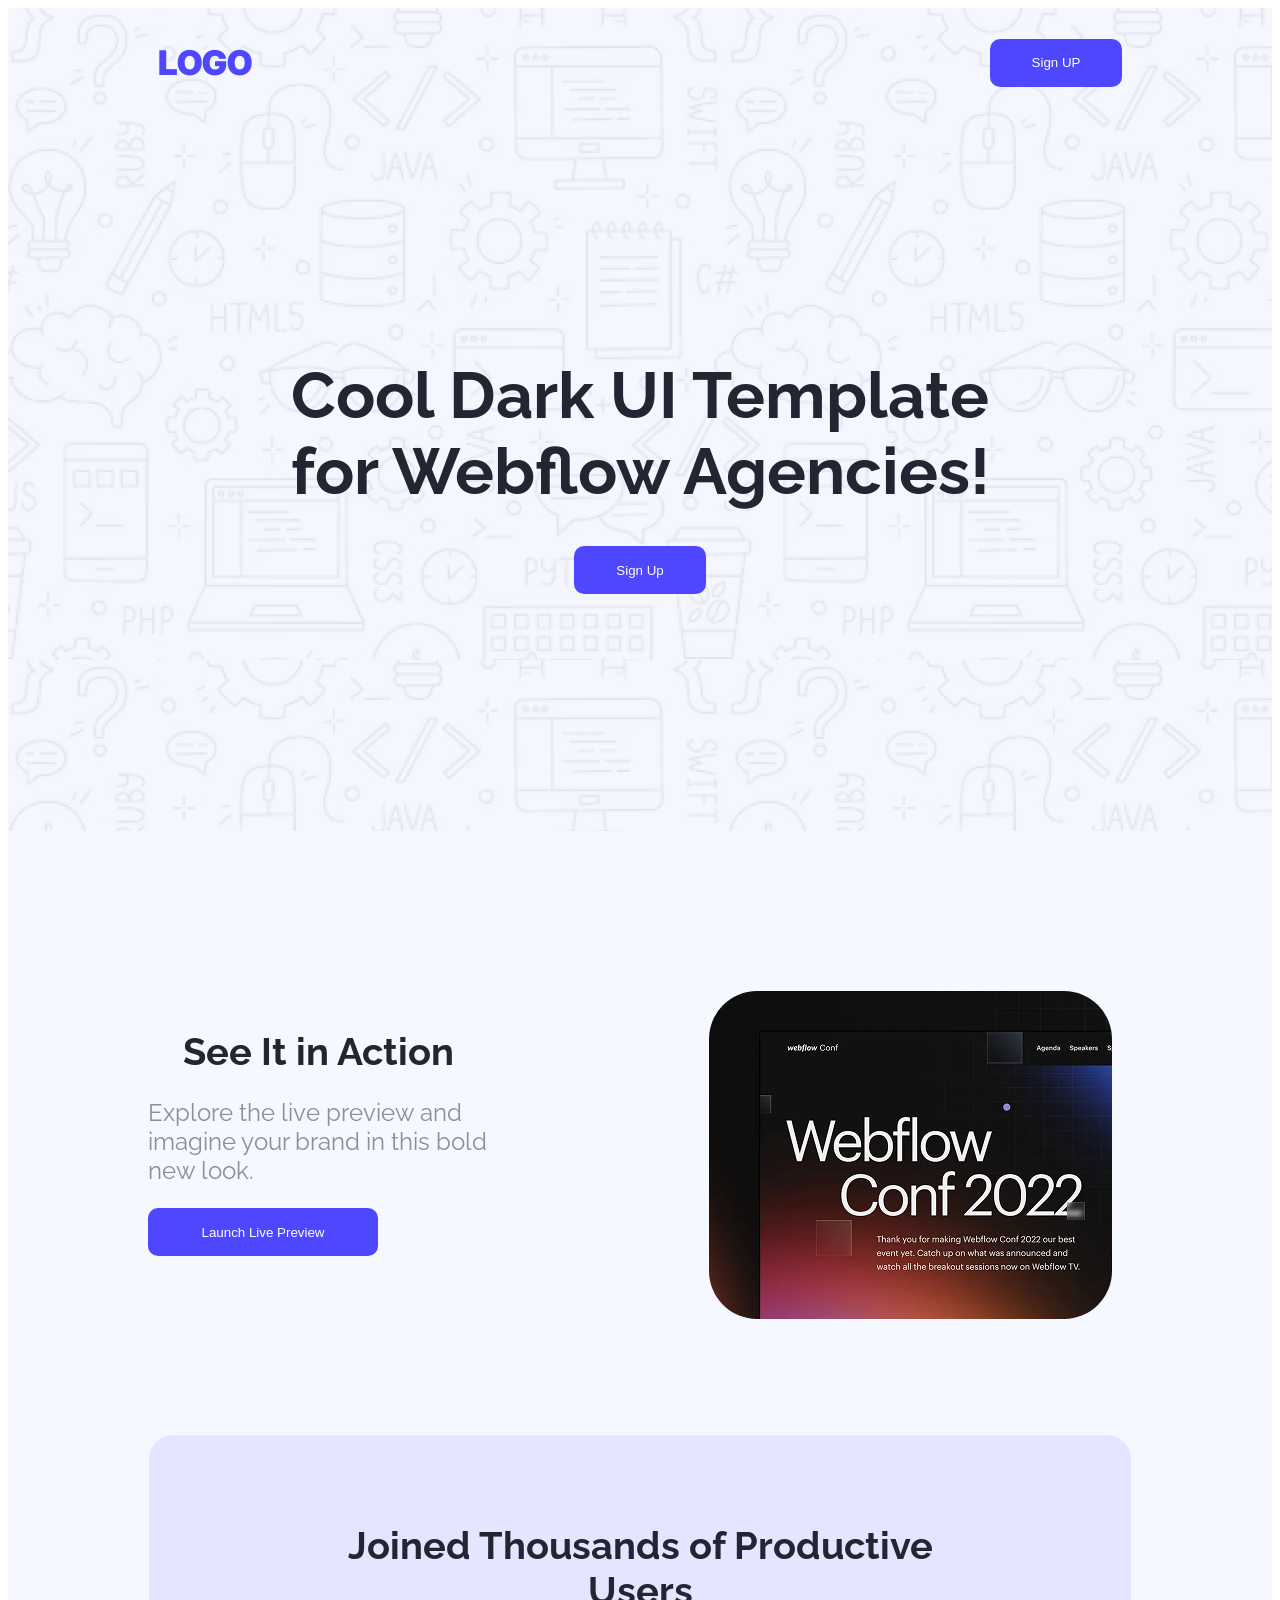
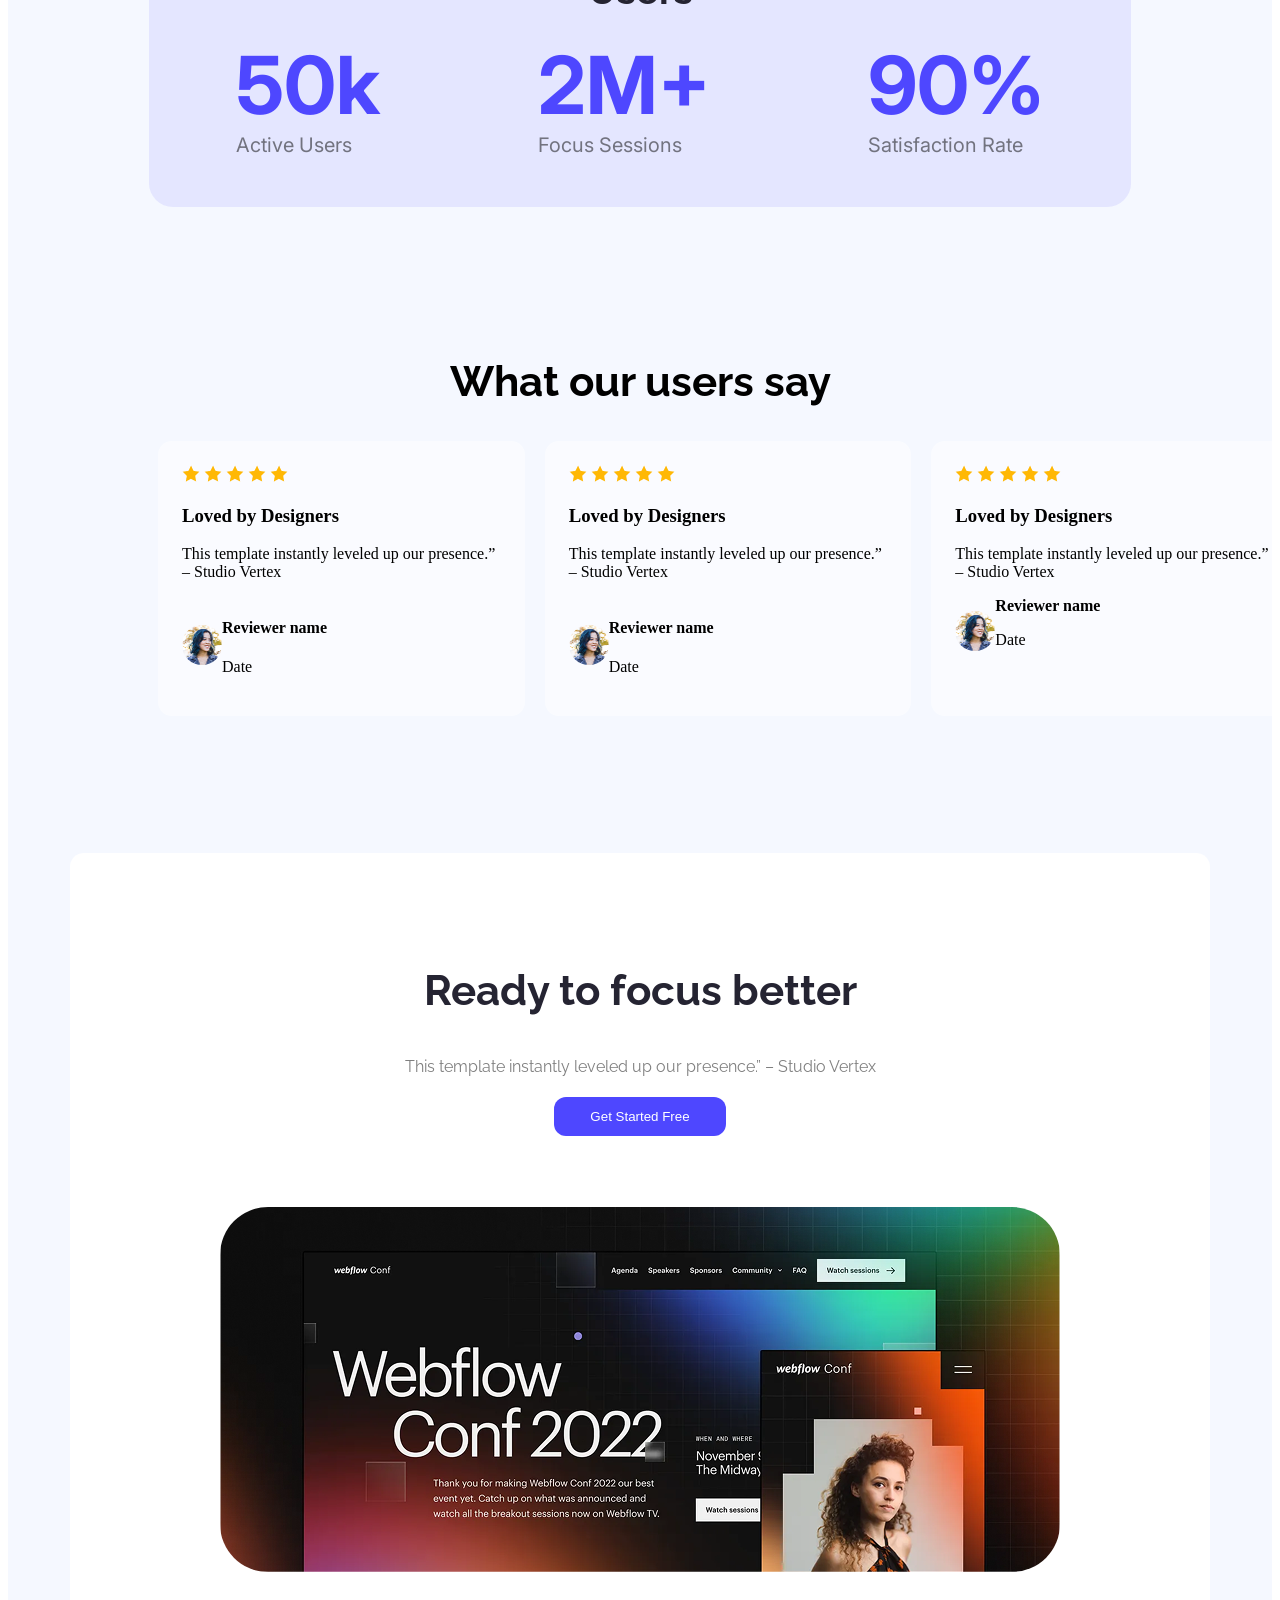
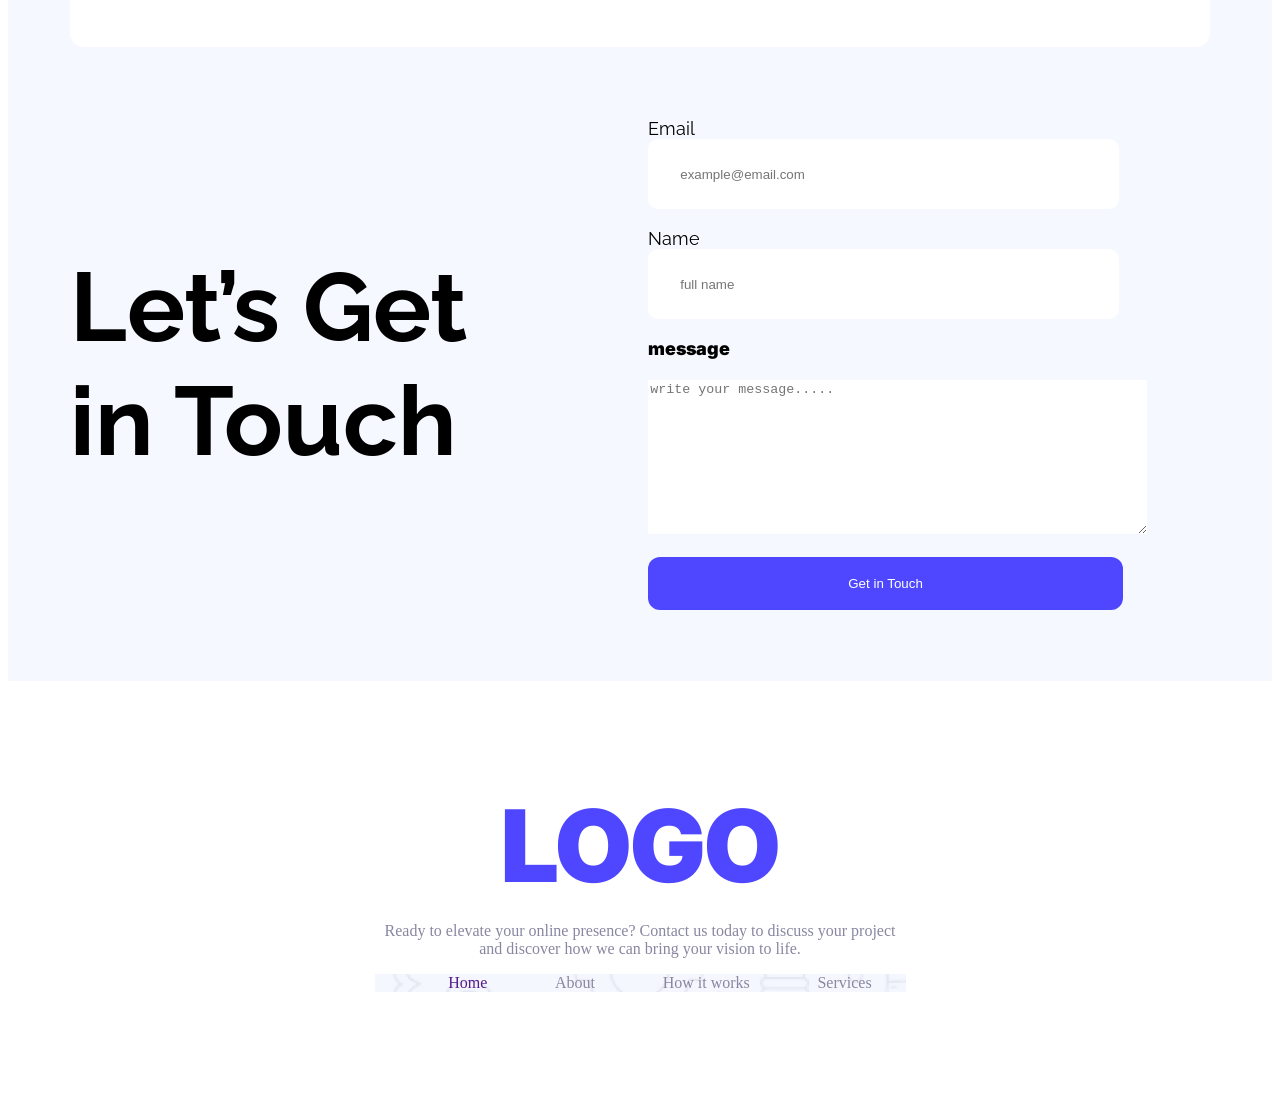
<file: index.html>
<!DOCTYPE html>
<html lang="en">
<head>
    <meta charset="UTF-8">
    <meta name="viewport" content="width=device-width, initial-scale=1.0">
    <title>Document</title>
    <link rel="preconnect" href="https://fonts.googleapis.com">
<link rel="preconnect" href="https://fonts.gstatic.com" crossorigin>
<link rel="preconnect" href="https://fonts.googleapis.com">
<link rel="preconnect" href="https://fonts.gstatic.com" crossorigin>
<link href="https://fonts.googleapis.com/css2?family=Inter:ital,opsz,wght@0,14..32,100..900;1,14..32,100..900&family=Raleway:ital,wght@0,100..900;1,100..900&display=swap" rel="stylesheet">
    <link rel="stylesheet" href="assignment01.css">
</head>
<body>
    <header class="header">
    <nav>
        <div class="nav-container">
            <h3 class="inter-normal">LOGO</h3>
            <button class="btn-primary">Sign UP</button>
        </div>
        <section class="nav-hdln raleway-normal">
            <h1>Cool Dark UI Template for Webflow Agencies!</h1>
        </section>
        <div class="nav-btn"><button class="btn-primary me">Sign Up</button></div>
    </nav>
    <section class="banner">
        <div class="banner-container">
         <h3 class="banner-title raleway-normal">See It in Action</h3>
         <p class="banner-description raleway-normal">Explore the live preview and imagine your brand in this bold new look.</p>
         <button class="btn-banner">Launch Live Preview</button>
        </div>
        <img class="banner-img" src= "B12A01-landing-launchpad/Assets/wc-mini.png"  alt="">
     </section>
     <section class="banner-strctr" >
      <div class="banner-data">
        <h3 class="raleway-normal banner-title ">Joined Thousands of Productive Users</h3>
        <div class="data">
            <div>
                <h3  class="inter-normal title">50k</h3>
                <p class="inter-normal dscrptn">Active Users</p>
            </div>
            <div>
                <h3 class="inter-normal title">2M+</h3>
                <p class="inter-normal dscrptn">Focus Sessions</p></div>
                <div><h3 class="inter-normal title">90%</h3>
                <p class="inter-normal dscrptn">Satisfaction Rate</p></div>
                
            </div>
        </div>
      </div>
     </section>
     <section class="testimonial-section">
        <h2 class="raleway-normal">What our users say</h2>
        <div class="box">
            <div class="box-item">
           <div class="icon-star">
            <img src="B12A01-landing-launchpad/Assets/icon-star.png" alt="">            
           <img src="B12A01-landing-launchpad/Assets/icon-star.png" alt="">            
           <img src="B12A01-landing-launchpad/Assets/icon-star.png" alt="">            
           <img src="B12A01-landing-launchpad/Assets/icon-star.png" alt="">            
           <img src="B12A01-landing-launchpad/Assets/icon-star.png" alt="">  
           </div>
          <div>
             <h3 class="box-title">Loved by Designers</h3> 
           <p class="box-description">This template instantly leveled up our presence.” – Studio Vertex</p> 
          </div>
           <div class="reviewer">
            <img class="box-img" src="B12A01-landing-launchpad/Assets/avatar.png" alt="">
            <div>
                <h4>Reviewer name</h4>
                <p>Date</p>
            </div>
           </div>        
           </div>
           <div class="box-item">
           <div class="icon-star">
            <img src="B12A01-landing-launchpad/Assets/icon-star.png" alt="">            
           <img src="B12A01-landing-launchpad/Assets/icon-star.png" alt="">            
           <img src="B12A01-landing-launchpad/Assets/icon-star.png" alt="">            
           <img src="B12A01-landing-launchpad/Assets/icon-star.png" alt="">            
           <img src="B12A01-landing-launchpad/Assets/icon-star.png" alt="">  
           </div>
          <div>
             <h3 class="box-title">Loved by Designers</h3> 
           <p class="box-description">This template instantly leveled up our presence.” – Studio Vertex</p> 
          </div>
           <div class="reviewer">
            <img class="box-img" src="B12A01-landing-launchpad/Assets/avatar.png" alt="">
            <div>
                <h4>Reviewer name</h4>
                <p>Date</p>
            </div>
           </div>        
           </div>
           <div class="box-item">
           <div class="icon-star">
            <img src="B12A01-landing-launchpad/Assets/icon-star.png" alt="">            
           <img src="B12A01-landing-launchpad/Assets/icon-star.png" alt="">            
           <img src="B12A01-landing-launchpad/Assets/icon-star.png" alt="">            
           <img src="B12A01-landing-launchpad/Assets/icon-star.png" alt="">            
           <img src="B12A01-landing-launchpad/Assets/icon-star.png" alt="">  
           </div>
          <div>
             <h3 class="box-title">Loved by Designers</h3> 
           <p class="box-description">This template instantly leveled up our presence.” – Studio Vertex</p> 
          </div>
           <div class="reviewer">
            <img class="box-img" src="B12A01-landing-launchpad/Assets/avatar.png" alt="">
            <div class="reviewer-details">
                <h4>Reviewer name</h4>
                <p>Date</p>
            </div>
           </div>        
           </div>
           </div>
          
     </section>
     <section class="extra">
     <div class="extra-container">
    <h3 class="extra-title raleway-normal">Ready to focus better</h3>
    <h4 class="extra-description raleway-normal">This template instantly leveled up our presence.” – Studio Vertex</h4>
    <button >Get Started Free</button>
    <img class="extra-img" src="B12A01-landing-launchpad/Assets/wc-big.png" alt=""><br>
    
    
     </div>
     </section>
     <section>
        <div class="newsletter raleway-normal">
            <h1>Let’s Get in Touch</h1>
            <form action="">
                <label class="raleway-normal" for="Email">Email</label>
                <br>
                <input type="email" id="Email" placeholder="example@email.com">
                <br>
                <label class="raleway-normal" for="name">Name</label>  
                <br>
                <input type="" id="name" placeholder="full name">
                <br>
                <p class="inter-normal">message</p>
                <br>
                <textarea name="" id="" cols="60" rows="10" placeholder="write your message....."></textarea>
                <button>Get in Touch</button>
                
                
            </form>
        </div>
     </section>
    </header>

    <footer class="footer-container">
     <h1 class="inter-normal">LOGO</h1>
     <p>Ready to elevate your online presence? Contact us today to discuss your project and discover how we can bring your vision to life.</p>
     <nav class="nav-footer">
        <ul>
            <li><a href="">Home</a></li>
            <li><a href=""></a>About</li>
            <li><a href=""></a>How it works</li>
            <li><a href=""></a>Services</li>
         
        </ul>
     </nav>
    </footer>
</body>
</html>
</file>
<file: assignment01.css>
.inter-normal {
  font-family: "Inter", sans-serif;
  font-optical-sizing: auto;
  font-weight: 900;
  font-style: normal;
}

.raleway-normal {
  font-family: "Raleway", sans-serif;
  font-optical-sizing: auto;
  font-weight: normal;
  font-style: normal;
}
.header{
    /* text-align: center; */
     
}
/* navbar styles */
.nav-container{
    display: flex;
    justify-content: space-between;
    margin: 0px 150px;
    align-items: center;
}
.nav-container h3{
    font-size: 34px;
    color: #4E47FF;
    font-weight: 900;

}
.btn-primary{
    padding: 12px 36px;
    border: none;
    border-radius: 10px;
    background-color: #4E47FF;
    color: white;
    width: 132px;
    height: 48px;
    align-items: center;
}
.nav-hdln h1{
    font-size: 65px;
    color:#252432;
    /* margin-top: 208px; */
    margin: 240px 268px 0px 268px;
    margin-bottom: 37px;
    text-align: center;
    
}
nav{
    background-image: url(B12A01-landing-launchpad/Assets/Hero-bg.png);
}
.me{
    margin-bottom: 237px;
    /* text-align: center; */
}
.nav-btn{
    display: flex;
    justify-content: center;
    align-items: center;
}
/* main styles */
.banner{
    display: flex;
    justify-content: space-between;
    margin: 160px 160px 116px 140px;
    gap: 220px;
}
.banner-title{
    font-size: 42px;
    color: #252432;
    font-weight: bold;
    margin-bottom: 23px;
    text-align: center;
}
.banner-description{
    font-size: 24px;
    font-weight: normal;
    color:rgba(37, 36, 50, 0.5);
    margin-bottom: 23px;
}
.banner-img{
    width: 403px;
    border-radius: 48px;
    border: none;
    
}
.btn-banner{
     padding: 12px 36px;
    border: none;
    border-radius: 10px;
    background-color: #4E47FF;
    color: white;
    width: 230px;
    height: 48px;
}
.header{
    background-color:#f5f8ff;
}
.banner-title{
    font-size: 38px;
    font-weight: bold;
    color: #252432;
}
.data{
    display: flex;
    align-items: center;
    justify-content: center;
    gap: 158px;
}
.banner-strctr{
    background-color: rgba(78, 71, 255, 0.1);
    margin: 0 141px;
    border: none;
    border-radius: 24px;
   
}
.banner-data{
    padding: 50px 142px;
}
.title{
    font-size: 80px;
    font-weight: bold;
    color: #4E47FF;
}
.dscrptn{
    font-size: 20px;
    font-weight: normal;
    color: rgba(0, 0, 0, 0.5);
}
.data h3{
    margin: 0;
}
.data p{
    margin: 0;
}
.box-item{
    /* display: flex; */
}
.reviewer{
    display: flex;
    justify-content: start;
    align-items: center;
}
.box-item{
    background-color: rgba(255, 255, 255, 0.5);
    padding: 24px;
    border-radius: 14px;
    border: none;
    /* box-shadow:0px 6px 50px 0px  ; */
    /* gap: 20px; */
}
.box{
    display: flex;
    margin: 0px auto;
    gap: 20px;
    width: 1140px;
}
.box-img{
    height: 40px;
    width: 40px;
    border-radius: 50%;
    border: none;
}
.reviewer-details h4{
    margin: 0px;
}
.testimonial-section h2{
    text-align: center;
    font-size: 42px;
    font-weight: bold;
}
.testimonial-section{
    margin: 150px 150px 137px 150px;
}
/* .testimonial-container{ */
    /* width: 1140px; */

.extra{
    width: 1140px;
    margin: 0 auto;
}
.extra-container{
    padding: 71px 150px;
    background-color: #ffffff;
    text-align: center;
    border-radius: 14px;
}
.extra-title{
    font-size: 42px;
    font-weight: bold;
    color: #252432;

}
.extra-img{
    width: 840px;
    border-radius: 48px;
    /* height: 365px; */
    margin-top: 20px;
    margin-top: 71px;

}
.extra button{
    padding: 12px 36px;
    border: none;
    border-radius: 12px;
    background-color: #4E47FF;
    color: white;
    /* width: 123px; */
    /* height: 24px; */
    /* align-items: center; */
}
.extra-description{
    color:rgba(0, 0, 0, 0.5);
    font-size: 16px;
    font-weight: normal;
}
.newsletter{
    display: flex;
    width: 1140px;
    margin: 0 auto;
    justify-content: space-between;
    align-items: center;
    gap: 115px;
   padding: 71px 0px 71px 0px;
    ma
}
.newsletter h1{
    font-size: 97px;
    font-weight: bold;
    color: #000000;
}
form input{
    height: 30px;
    width: fit-content;
    padding: 20px 270px 20px 32px;
    border-radius: 10px;
    border: none;
    margin-bottom: 19px;
}
form button{
    padding: 19px 200px;
    border: none;
    border-radius: 12px;
    background-color: #4E47FF;
    color: white;

}
textarea{
    border: none;
    margin-bottom: 19px;
    /* padding: 20px 257px 85px 32px; */
}
form{
    font-size: 18px;
    font-weight: 600px;
    color: #000000;
}
form p{
    margin: 0;
}
/* footer styles */
.footer-container{
    width: 531px;
    margin: 104px auto;
}
.nav-footer ul{
    display: flex;
    justify-content: space-around;
}
nav li{
    list-style: none;
    color: #8987A1;
}
nav a{
    text-decoration: none;
}
.footer-container{
    text-align: center;
}
.footer-container h1{
    font-size: 100px;
    font-weight: 900 ;
    color: #4E47FF;
    margin: 0;
    margin-bottom: 8px;
}
.footer-container p{
    color: #8987A1;
    font-size: 16px;
}
</file>
